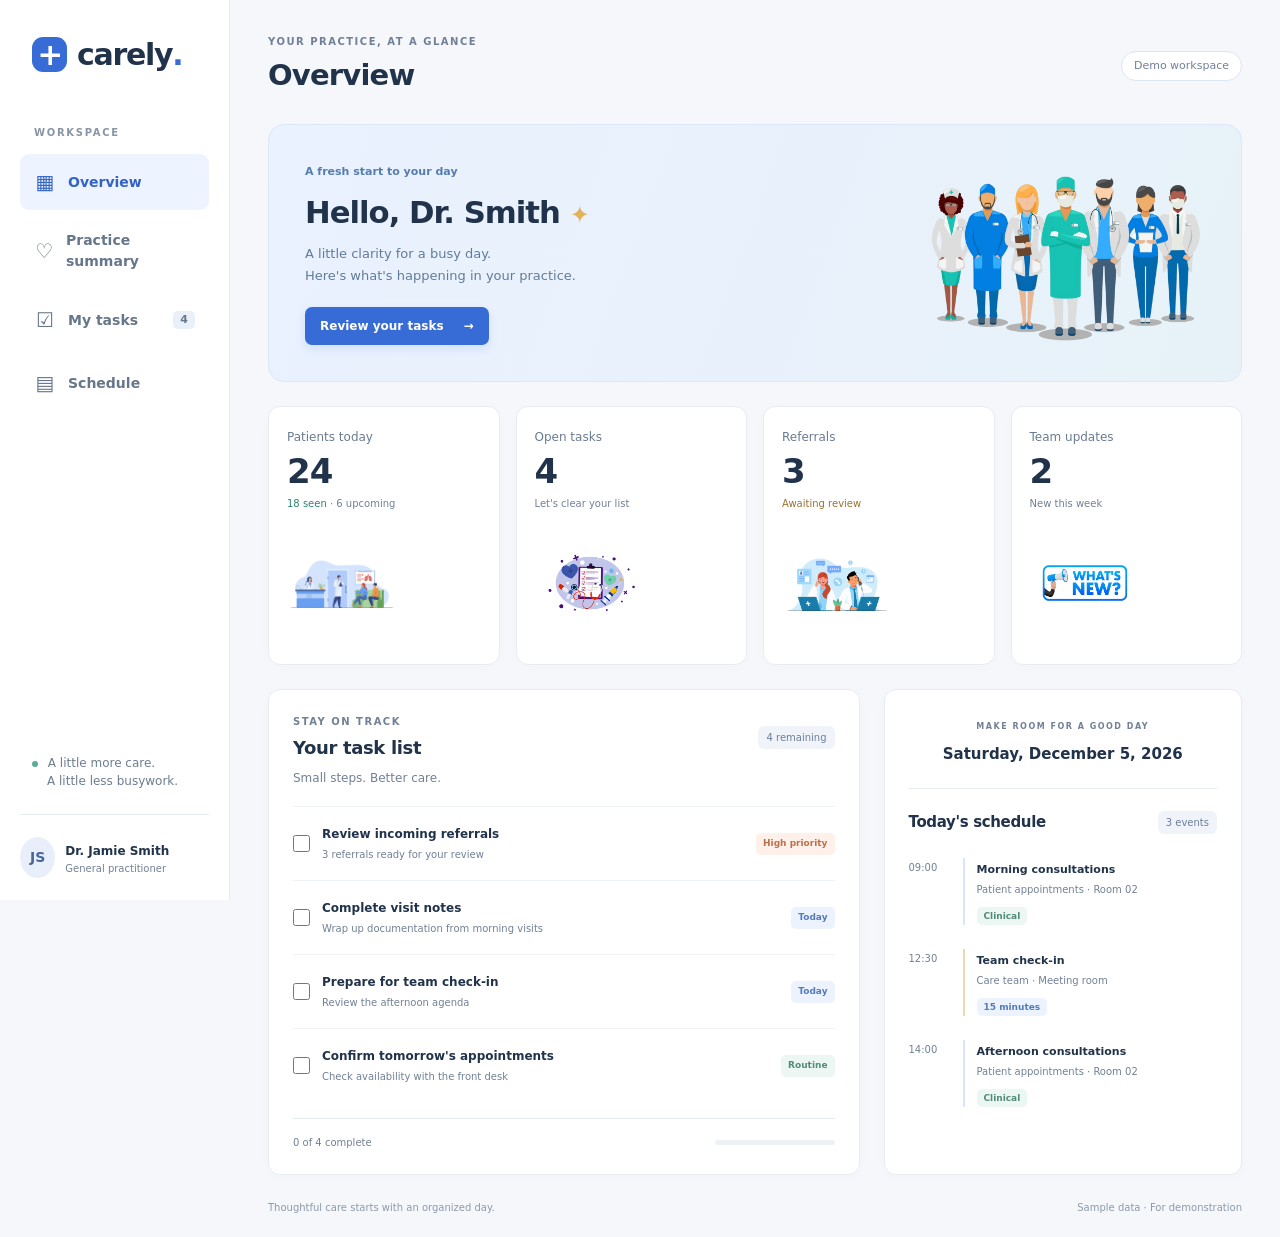
<file: dashboard.html>
﻿<!doctype html>
<html lang="en">
<head>
    <meta charset="UTF-8">
    <meta name="viewport" content="width=device-width, initial-scale=1.0">
    <title>Carely | Medical Dashboard</title>
    <link rel="stylesheet" href="css/dash.css">
    <script src="js/dashboard.js" defer></script>
</head>
<body>
<a class="skip-link" href="#main">Skip to dashboard</a>
<aside class="sidebar">
    <a class="brand" href="#main"><span class="brand-icon" aria-hidden="true">+</span> carely<span class="brand-dot">.</span></a>
    <p class="nav-label">WORKSPACE</p>
    <nav aria-label="Dashboard navigation">
        <a class="nav-item active" href="#main" aria-current="page"><span aria-hidden="true">▦</span> Overview</a>
        <a class="nav-item" href="#summary"><span aria-hidden="true">♡</span> Practice summary</a>
        <a class="nav-item" href="#tasks"><span aria-hidden="true">☑</span> My tasks <span class="nav-count" id="nav-task-count">4</span></a>
        <a class="nav-item" href="#schedule"><span aria-hidden="true">▤</span> Schedule</a>
    </nav>
    <div class="sidebar-note"><span class="status-dot"></span> A little more care.<p>A little less busywork.</p></div>
    <div class="profile"><span class="avatar">JS</span><div><strong>Dr. Jamie Smith</strong><small>General practitioner</small></div></div>
</aside>
<main id="main" class="main-content">
    <header class="page-header"><div><p class="eyebrow">YOUR PRACTICE, AT A GLANCE</p><h1>Overview</h1></div><span class="demo-badge">Demo workspace</span></header>
    <section class="welcome-container" aria-labelledby="welcome-heading">
        <div class="welcome-text"><span class="welcome-tag">A fresh start to your day</span><h2 id="welcome-heading">Hello, Dr. Smith <span aria-hidden="true">✦</span></h2><p>A little clarity for a busy day.<br>Here's what's happening in your practice.</p><a class="primary-link" href="#tasks">Review your tasks <span aria-hidden="true">→</span></a></div>
        <img src="images/med_welcome.png" alt="" class="welcome-image">
    </section>
    <section id="summary" class="card-container" aria-label="Practice summary">
        <article class="card"><div><p class="metric-label">Patients today</p><strong class="metric">24</strong><p class="metric-note"><span class="positive">18 seen</span> · 6 upcoming</p></div><img src="images/paitents.png" alt=""></article>
        <article class="card"><div><p class="metric-label">Open tasks</p><strong class="metric" id="open-task-count">4</strong><p class="metric-note">Let's clear your list</p></div><img src="images/med_task.png" alt=""></article>
        <article class="card"><div><p class="metric-label">Referrals</p><strong class="metric">3</strong><p class="metric-note"><span class="amber-text">Awaiting review</span></p></div><img src="images/referrals.png" alt=""></article>
        <article class="card"><div><p class="metric-label">Team updates</p><strong class="metric">2</strong><p class="metric-note">New this week</p></div><img src="images/whats_new.png" alt=""></article>
    </section>
    <div class="dashboard-details">
        <section class="panel task-container" id="tasks" aria-labelledby="task-heading">
            <div class="panel-header"><div><p class="eyebrow">STAY ON TRACK</p><h2 id="task-heading">Your task list</h2></div><span class="count-badge" id="task-status" aria-live="polite">4 remaining</span></div>
            <p class="panel-description">Small steps. Better care.</p>
            <ul class="task-list">
                <li><label><input type="checkbox"><span class="task-copy"><strong>Review incoming referrals</strong><small>3 referrals ready for your review</small></span></label><span class="badge urgent">High priority</span></li>
                <li><label><input type="checkbox"><span class="task-copy"><strong>Complete visit notes</strong><small>Wrap up documentation from morning visits</small></span></label><span class="badge">Today</span></li>
                <li><label><input type="checkbox"><span class="task-copy"><strong>Prepare for team check-in</strong><small>Review the afternoon agenda</small></span></label><span class="badge">Today</span></li>
                <li><label><input type="checkbox"><span class="task-copy"><strong>Confirm tomorrow's appointments</strong><small>Check availability with the front desk</small></span></label><span class="badge soft">Routine</span></li>
            </ul>
            <div class="task-footer"><span id="completion-label">0 of 4 complete</span><progress id="task-progress" max="4" value="0" aria-label="Task completion"></progress></div>
        </section>
        <section class="panel date" id="schedule" aria-labelledby="schedule-heading">
            <div class="date-heading"><span class="eyebrow">MAKE ROOM FOR A GOOD DAY</span><p><time id="current-date"></time></p></div>
            <div class="schedule-title"><h2 id="schedule-heading">Today's schedule</h2><span class="count-badge">3 events</span></div>
            <ol class="schedule-list">
                <li><time>09:00</time><div><strong>Morning consultations</strong><p>Patient appointments · Room 02</p><span class="badge soft">Clinical</span></div></li>
                <li><time>12:30</time><div><strong>Team check-in</strong><p>Care team · Meeting room</p><span class="badge">15 minutes</span></div></li>
                <li><time>14:00</time><div><strong>Afternoon consultations</strong><p>Patient appointments · Room 02</p><span class="badge soft">Clinical</span></div></li>
            </ol>
        </section>
    </div>
    <footer class="page-footer"><span>Thoughtful care starts with an organized day.</span><span>Sample data · For demonstration</span></footer>
</main>
</body>
</html>
</file>
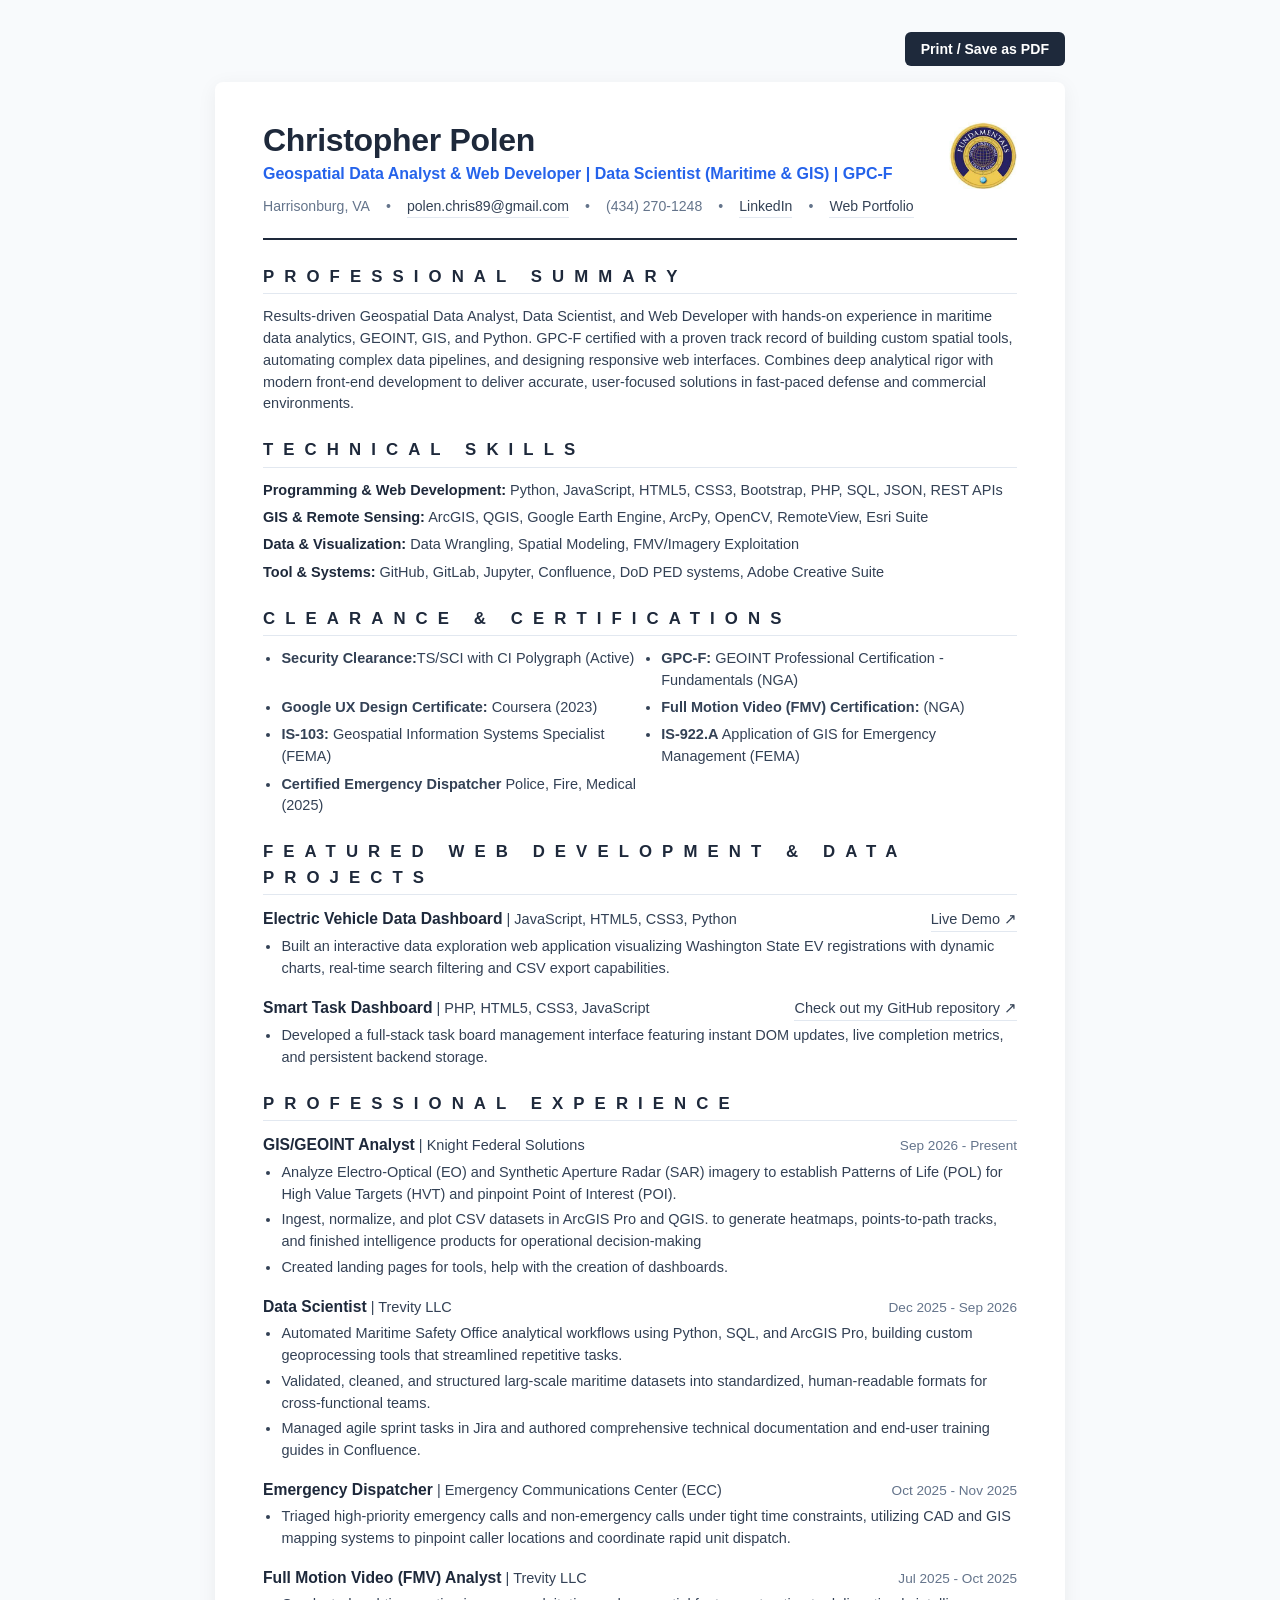
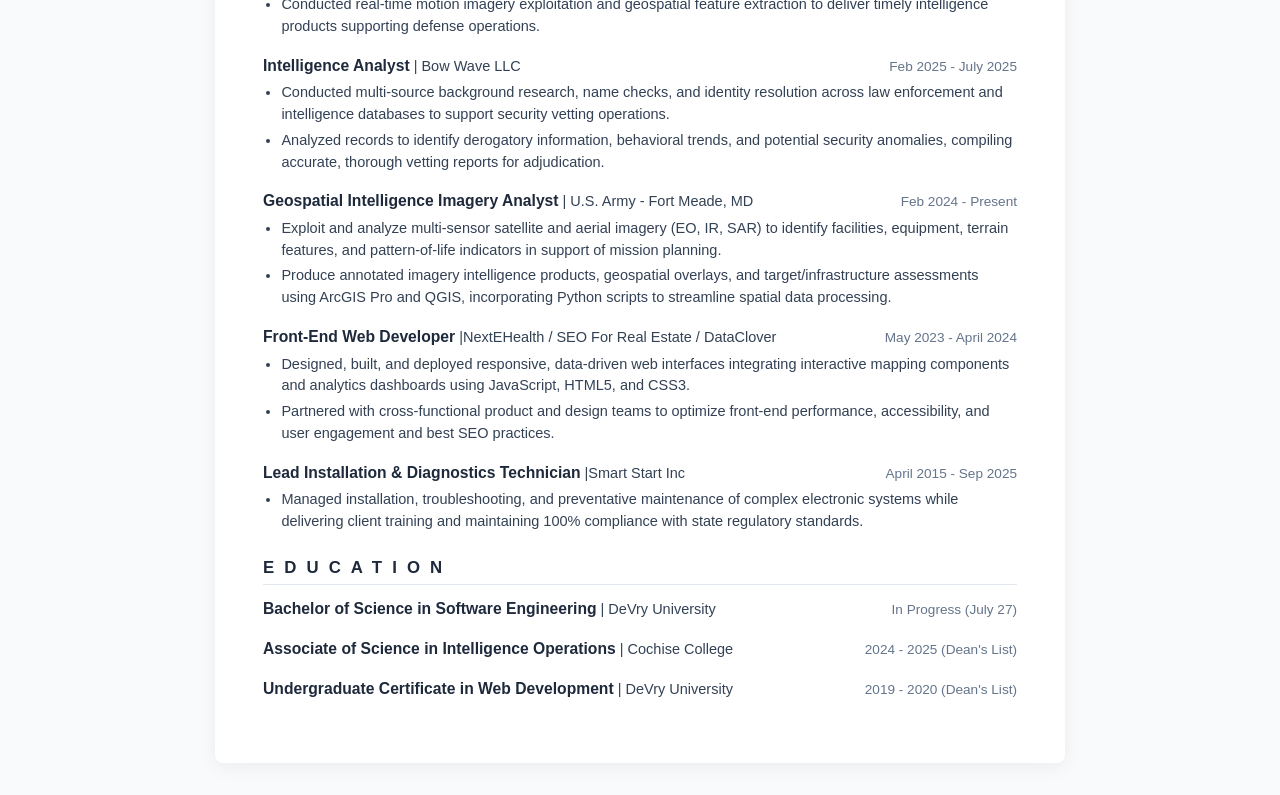
<file: resume.html>
<!doctype html>
<html lang="en">
<head>
    <meta charset="UTF-8">
    <meta name="viewport" content="width=device-width, initial-scale=1.0">
    <meta http-equiv="X-UA-Compatible" content="ie=edge">
    <title>Christopher Polen - Resume </title>
    <link rel="stylesheet" href="css/resume_style.css">
</head>
<body>
<div class="print-bar">
    <button class="print-btn" onclick="window.print()">Print / Save as PDF</button>
</div>

<main class="resume-container">
    <header>
        <div>
            <h1>Christopher Polen</h1>
            <div class="headline">Geospatial Data Analyst & Web Developer | Data Scientist (Maritime & GIS) | GPC-F</div>
            <div class="contact-info">
                <span>Harrisonburg, VA</span>
                <span>•</span>
                <a href="mailto:polen.chris89@gmail.com">polen.chris89@gmail.com</a>
                <span>•</span>
                <span>(434) 270-1248</span>
                <span>•</span>
                <a href="https://www.linkedin.com/in/christopher-polen/" target="_blank" rel="noopener noreferrer">LinkedIn</a>
                <span>•</span>
                <a href="https://frontend-portfolio-830w.onrender.com/">Web Portfolio</a>
            </div>
        </div>

        <div class="badge-box">
            <img src="images/gpc-pin.jpg" alt="GEOINT Professional Certification - Fundamentals (GPC-F)">
        </div>
    </header>

    <section>
        <h2>Professional Summary</h2>
        <p>
            Results-driven Geospatial Data Analyst, Data Scientist, and Web Developer with hands-on experience in maritime data analytics, GEOINT, GIS, and Python.
            GPC-F certified with a proven track record of building custom spatial tools, automating complex data pipelines, and designing responsive web interfaces.
            Combines deep analytical rigor with modern front-end development to deliver accurate, user-focused solutions in fast-paced defense and commercial environments.
        </p>
    </section>

    <section>
        <h2>Technical Skills</h2>
        <ul class="skills-list">
            <li><strong>Programming &amp; Web Development:</strong> Python, JavaScript, HTML5, CSS3, Bootstrap, PHP, SQL, JSON, REST APIs</li>
            <li><strong>GIS &amp; Remote Sensing:</strong> ArcGIS, QGIS, Google Earth Engine, ArcPy, OpenCV, RemoteView, Esri Suite</li>
            <li><strong>Data &amp; Visualization:</strong> Data Wrangling, Spatial Modeling, FMV/Imagery Exploitation</li>
            <li><strong>Tool &amp; Systems:</strong> GitHub, GitLab, Jupyter, Confluence, DoD PED systems, Adobe Creative Suite</li>
        </ul>
    </section>

    <section>
        <h2>Clearance &amp; Certifications</h2>
        <ul class="certs-grid">
            <li><strong>Security Clearance:</strong>TS/SCI with CI Polygraph (Active)</li>
            <li><strong>GPC-F:</strong> GEOINT Professional Certification - Fundamentals (NGA)</li>
            <li><strong>Google UX Design Certificate:</strong> Coursera (2023)</li>
            <li><strong>Full Motion Video (FMV) Certification:</strong> (NGA)</li>
            <li><strong>IS-103:</strong> Geospatial Information Systems Specialist (FEMA)</li>
            <li><strong>IS-922.A</strong> Application of GIS for Emergency Management (FEMA)</li>
            <li><strong>Certified Emergency Dispatcher</strong> Police, Fire, Medical (2025)</li>
        </ul>
    </section>

    <section>
        <h2>Featured Web Development &amp; Data Projects</h2>
        <div class="item">
            <div class="item-header">
                <div><span class="item-title">Electric Vehicle Data Dashboard</span> <span class="item-org">| JavaScript, HTML5, CSS3, Python</span></div>
                <a href="https://ev-dashboard-vkrs.onrender.com/dashboard" target="_blank" rel="noopener noreferrer">Live Demo ↗</a>
            </div>
            <ul class="bullets">
                <li>Built an interactive data exploration web application visualizing Washington State EV registrations with dynamic charts, real-time search filtering and CSV export capabilities.</li>
            </ul>
        </div>

        <div class="item">
            <div class="item-header">
                <div><span class="item-title">Smart Task Dashboard</span> <span class="item-org">| PHP, HTML5, CSS3, JavaScript</span></div>
                <a href="https://github.com/Polen89/Smart-Task-Dashboard" target="_blank" rel="noopener noreferrer">Check out my GitHub repository ↗</a>
            </div>
            <ul class="bullets">
                <li>Developed a full-stack task board management interface featuring instant DOM updates, live completion metrics, and persistent backend storage.</li>
            </ul>
        </div>
    </section>

    <section>
        <h2>Professional Experience</h2>

        <div class="item">
            <div class="item-header">
                <div><span class="item-title">GIS/GEOINT Analyst</span> <span class="item-org">| Knight Federal Solutions</span></div>
                <span class="item-date">Sep 2026 - Present</span>
            </div>
            <ul class="bullets">
                <li>Analyze Electro-Optical (EO) and Synthetic Aperture Radar (SAR) imagery to establish Patterns of Life (POL) for High Value Targets (HVT) 
                    and pinpoint Point of Interest (POI).
                </li>
                <li>Ingest, normalize, and plot CSV datasets in ArcGIS Pro and QGIS. to generate heatmaps, points-to-path tracks, and finished intelligence products 
                    for operational decision-making
                </li>
                <li>Created landing pages for tools, help with the creation of dashboards.</li>
            </ul>
        </div>

        <div class="item">
            <div class="item-header">
                <div><span class="item-title">Data Scientist</span> <span class="item-org">| Trevity LLC</span></div>
                <span class="item-date">Dec 2025 - Sep 2026</span>
            </div>
            <ul class="bullets">
                <li>Automated Maritime Safety Office analytical workflows using Python, SQL, and ArcGIS Pro, building custom geoprocessing 
                    tools that streamlined repetitive tasks.
                </li>
                <li>Validated, cleaned, and structured larg-scale maritime datasets into standardized, human-readable formats for cross-functional teams.</li>
                <li>Managed agile sprint tasks in Jira and authored comprehensive technical documentation and end-user training guides in Confluence.</li>
            </ul>
        </div>
        
        <div class="item">
            <div class="item-header">
                <div><span class="item-title">Emergency Dispatcher</span> <span class="item-org">| Emergency Communications Center (ECC)</span></div>
                <span class="item-date">Oct 2025 - Nov 2025</span>
            </div>
            <ul class="bullets">
                <li>Triaged high-priority emergency calls and non-emergency calls under tight time constraints, 
                    utilizing CAD and GIS mapping systems to pinpoint caller locations and coordinate rapid unit dispatch.
                </li>
            </ul>
        </div>
        
        <div class="item">
            <div class="item-header">
                <div><span class="item-title">Full Motion Video (FMV) Analyst</span> <span class="item-org">| Trevity LLC</span></div>
                <span class="item-date">Jul 2025 - Oct 2025</span>
            </div>
            <ul class="bullets">
                <li>Conducted real-time motion imagery exploitation and geospatial feature extraction to deliver timely intelligence products supporting defense operations.</li>
            </ul>
        </div>
        
        <div class="item">
            <div class="item-header">
                <div><span class="item-title">Intelligence Analyst</span> <span class="item-org">| Bow Wave LLC</span></div>
                <span class="item-date">Feb 2025 - July 2025</span>
            </div>
            <ul class="bullets">
                <li>
                    Conducted multi-source background research, name checks, and identity resolution across law enforcement 
                    and intelligence databases to support security vetting operations.
                </li>
                <li>
                    Analyzed records to identify derogatory information, behavioral trends, and potential security anomalies, 
                    compiling accurate, thorough vetting reports for adjudication.
                </li>
            </ul>
        </div>
        
        <div class="item">
            <div class="item-header">
                <div><span class="item-title">Geospatial Intelligence Imagery Analyst</span> <span class="item-org">| U.S. Army - Fort Meade, MD</span></div>
                <span class="item-date">Feb 2024 - Present</span>
            </div>
            <ul class="bullets">
                <li>
                    Exploit and analyze multi-sensor satellite and aerial imagery (EO, IR, SAR) to identify facilities, equipment, terrain features, 
                    and pattern-of-life indicators in support of mission planning.
                </li>
                <li>
                    Produce annotated imagery intelligence products, geospatial overlays, and target/infrastructure assessments using ArcGIS Pro and QGIS, 
                    incorporating Python scripts to streamline spatial data processing.
                </li>
            </ul>
        </div>
        
        <div class="item">
            <div class="item-header">
                <div><span class="item-title">Front-End Web Developer</span> <span class="item-org">|NextEHealth / SEO For Real Estate / DataClover</span></div>
                <span class="item-date">May 2023 - April 2024</span>
            </div>
            <ul class="bullets">
                <li>
                    Designed, built, and deployed responsive, data-driven web interfaces integrating interactive mapping components and analytics 
                    dashboards using JavaScript, HTML5, and CSS3.
                </li>
                <li>
                    Partnered with cross-functional product and design teams to optimize front-end performance, accessibility, and user engagement and best SEO practices.
                </li>
            </ul>
        </div>
        
        <div class="item">
            <div class="item-header">
                <div><span class="item-title">Lead Installation &amp; Diagnostics Technician</span> <span class="item-org">|Smart Start Inc</span></div>
                <span class="item-date">April 2015 - Sep 2025</span>
            </div>
            <ul class="bullets">
                <li>
                    Managed installation, troubleshooting, and preventative maintenance of complex electronic systems while delivering client training and
                    maintaining 100% compliance with state regulatory standards.
                </li>
            </ul>
        </div>
    </section>
    
    <section class="education">
        <h2>Education</h2>
        <div class="item">
            <div class="item-header">
                <div><span class="item-title">Bachelor of Science in Software Engineering</span> <span class="item-org">| DeVry University</span></div>
                <span class="item-date">In Progress (July 27)</span>
            </div>
        </div>
        
        <div class="item">
            <div class="item-header">
                <div><span class="item-title">Associate of Science in Intelligence Operations</span> <span class="item-org">| Cochise College</span></div>
                <span class="item-date">2024 - 2025 (Dean's List)</span>
            </div>
        </div>
        
        <div class="item">
            <div class="item-header">
                <div><span class="item-title">Undergraduate Certificate in Web Development</span> <span class="item-org">| DeVry University</span></div>
                <span class="item-date">2019 - 2020 (Dean's List)</span>
            </div>
        </div>
    </section>
</main>

</body>
</html>
</file>
<file: css/dash.css>
:root {
    --ink: #21334b;
    --muted: #718096;
    --blue: #376bd5;
    --line: #e7ecf3;
    --surface: #fff;
}

* {
    box-sizing: border-box;
    margin: 0;
    padding: 0;
}

html {
    scroll-behavior: smooth;
}

body {
    background: #f5f7fb;
    color: var(--ink);
    font-family: 'Segoe UI', system-ui, sans-serif;
    font-size: 14px;
    line-height: 1.5;
}

a {
    color: inherit;
    text-decoration: none;
}

a:focus-visible, input:focus-visible {
    outline: 3px solid var(--blue);
    outline-offset: 5px;
}

.skip-link {
    position: fixed;
    top: -80px;
    left: 20px;
    z-index: 10;
    background: white;
    padding: 12px;
}

.skip-link:focus {
    top: 12px;
}

.sidebar {
    position: fixed;
    inset: 0 auto 0 0;
    width: 230px;
    display: flex;
    flex-direction: column;
    padding: 32px 20px 22px;
    background: white;
    border-right: 1px solid var(--line);
}

.brand {
    display: flex;
    align-items: center;
    gap: 10px;
    padding: 0 12px;
    font-size: 30px;
    font-weight: 750;
    letter-spacing: -1.3px;
}

.brand-icon {
    display: grid;
    place-items: center;
    width: 35px;
    height: 35px;
    border-radius: 11px;
    background: var(--blue);
    color: white;
    font-size: 31px;
    line-height: 1;
}

.brand-dot {
    color: var(--blue);
    margin-left: -10px;
}

.nav-label {
    font-size: 10px;
    font-weight: 700;
    letter-spacing: 1.7px;
    color: #8995a5;
    margin: 48px 14px 14px;
}

nav {
    display: grid;
    gap: 7px;
}

.nav-item {
    display: flex;
    align-items: center;
    gap: 12px;
    padding: 13px 14px;
    border-radius: 9px;
    color: #66768b;
    font-weight: 600;
}

.nav-item > span:first-child {
    font-size: 20px;
    width: 22px;
    text-align: center;
}

.nav-item:hover {
    background: #f5f7fb;
}

.nav-item.active {
    background: #edf3ff;
    color: #3263c5;
}

.nav-count {
    margin-left: auto;
    background: #eaf0fa;
    border-radius: 5px;
    padding: 1px 7px;
    font-size: 11px;
}

.sidebar-note {
    margin: auto 12px 24px;
    padding-top: 32px;
    font-size: 12px;
    color: #6c7d91;
}

.sidebar-note p {
    padding-left: 15px;
}

.status-dot {
    display: inline-block;
    width: 6px;
    height: 6px;
    border-radius: 50%;
    background: #59ad96;
    margin-right: 6px;
}

.profile {
    border-top: 1px solid var(--line);
    padding-top: 22px;
    display: flex;
    gap: 10px;
    align-items: center;
}

.avatar {
    background: #e9effa;
    color: #47669b;
    padding: 10px;
    border-radius: 50%;
    font-weight: 700;
}

.profile strong {
    font-size: 12px;
}

.profile small {
    display: block;
    font-size: 10px;
    color: var(--muted);
}

.main-content {
    max-width: 1630px;
    margin-left: 230px;
    padding: 34px 38px 22px;
}

.page-header {
    display: flex;
    align-items: center;
    justify-content: space-between;
    gap: 16px;
    margin-bottom: 26px;
}

.eyebrow {
    font-size: 10px;
    font-weight: 700;
    letter-spacing: 1.5px;
    color: var(--muted);
}

h1 {
    font-size: 29px;
    letter-spacing: -.8px;
    font-weight: 650;
    margin-top: 5px;
}

.demo-badge {
    border: 1px solid #dce5f2;
    background: #fff;
    border-radius: 20px;
    padding: 6px 12px;
    color: #718096;
    font-size: 11px;
    white-space: nowrap;
}

.welcome-container {
    display: flex;
    align-items: center;
    justify-content: space-between;
    gap: 20px;
    min-height: 230px;
    padding: 28px 36px;
    border: 1px solid #dce8f8;
    border-radius: 16px;
    background: linear-gradient(110deg, #eaf1ff, #e7f2f8);
    overflow: hidden;
}

.welcome-tag {
    font-size: 11px;
    font-weight: 600;
    color: #557caf;
}

.welcome-text h2 {
    font-size: clamp(23px, 2.4vw, 34px);
    letter-spacing: -1px;
    font-weight: 650;
    margin: 8px 0;
}

.welcome-text h2 span {
    color: #e2b15b;
    font-size: 24px;
}

.welcome-text p {
    color: #617b99;
    font-size: 13px;
    line-height: 1.7;
}

.primary-link {
    display: inline-flex;
    gap: 20px;
    align-items: center;
    margin-top: 20px;
    background: var(--blue);
    color: white;
    padding: 10px 15px;
    border-radius: 7px;
    font-size: 12px;
    font-weight: 600;
    box-shadow: 0 4px 10px #376bd520;
}

.primary-link:hover {
    background: #2859bd;
}

.welcome-image {
    width: 31%;
    max-width: 290px;
    height: 200px;
    object-fit: contain;
}

.card-container {
    display: grid;
    grid-template-columns: repeat(4, minmax(0, 1fr));
    gap: 16px;
    margin: 24px 0;
}

.card, .panel {
    background: var(--surface);
    border: 1px solid var(--line);
    border-radius: 12px;
    box-shadow: 0 3px 14px #21334b04;
    min-width: 0;
}

.card {
    display: flex;
    align-items: center;
    justify-content: space-between;
    gap: 12px;
    padding: 21px 18px;
    flex-wrap: wrap;
}

.metric-label {
    font-size: 12px;
    color: #697b90;
    font-weight: 500;
}

.metric {
    display: block;
    font-size: 34px;
    letter-spacing: -1px;
    font-weight: 650;
    margin: 5px 0;
    line-height: 1.2;
}

.metric-note {
    font-size: 10px;
    color: var(--muted);
}

.positive {
    color: #29846e;
}

.amber-text {
    color: #9a722d;
}

.card > div {
    flex: 1 1 100px;
}

.card img {
    width: 110px;
    height: 120px;
    max-width: 100%;
    flex-shrink: 0;
    object-fit: contain;
}

.dashboard-details {
    display: grid;
    grid-template-columns: minmax(0, 1.65fr) minmax(0, 1fr);
    align-items: stretch;
    gap: 24px;
}

.panel {
    padding: 24px;
    scroll-margin-top: 24px;
}

.panel-header, .schedule-title {
    display: flex;
    justify-content: space-between;
    align-items: center;
    gap: 12px;
}

h2 {
    font-size: 18px;
    font-weight: 650;
    letter-spacing: -.35px;
}

.panel-header h2 {
    margin-top: 5px;
}

.count-badge {
    padding: 4px 8px;
    border-radius: 6px;
    background: #f0f4fa;
    color: #6b7e98;
    font-size: 10px;
    white-space: nowrap;
}

.panel-description {
    color: var(--muted);
    font-size: 12px;
    margin: 8px 0 19px;
}

ul, ol {
    list-style: none;
}

.task-list li {
    display: flex;
    align-items: center;
    justify-content: space-between;
    gap: 12px;
    padding: 18px 0;
    border-top: 1px solid #eef1f6;
}

.task-list label {
    display: flex;
    align-items: center;
    gap: 12px;
    cursor: pointer;
    min-width: 0;
}

.task-list input {
    width: 17px;
    height: 17px;
    flex-shrink: 0;
    accent-color: var(--blue);
    cursor: pointer;
}

.task-copy strong {
    display: block;
    font-size: 12px;
    font-weight: 600;
}

.task-copy small {
    display: block;
    font-size: 10px;
    color: var(--muted);
    margin-top: 4px;
}

.task-list input:checked + .task-copy strong {
    text-decoration: line-through;
    color: var(--muted);
}

.badge {
    font-size: 9px;
    font-weight: 600;
    white-space: nowrap;
    background: #edf3fe;
    color: #537bbc;
    padding: 4px 7px;
    border-radius: 5px;
}

.badge.urgent {
    background: #fff1ea;
    color: #ba704c;
}

.badge.soft {
    background: #ecf6f2;
    color: #528b78;
}

.task-footer {
    display: flex;
    align-items: center;
    justify-content: space-between;
    gap: 20px;
    margin-top: 16px;
    padding-top: 16px;
    border-top: 1px solid var(--line);
    font-size: 10px;
    color: var(--muted);
}

progress {
    width: 120px;
    height: 5px;
    border: 0;
    border-radius: 10px;
    accent-color: #649b89;
    overflow: hidden;
}

progress::-webkit-progress-bar {
    background: #edf1f6;
}

progress::-webkit-progress-value {
    background: #649b89;
}

.date-heading {
    text-align: center;
    padding: 0 0 22px;
    border-bottom: 1px solid var(--line);
    margin-bottom: 22px;
}

.date-heading p {
    margin-top: 8px;
    font-size: 15px;
    font-weight: 600;
}

.date-heading .eyebrow {
    font-size: 8px;
}

.schedule-title h2 {
    font-size: 15px;
}

.schedule-list {
    margin-top: 24px;
}

.schedule-list li {
    display: grid;
    grid-template-columns: 42px 1fr;
    gap: 12px;
    padding-bottom: 24px;
}

.schedule-list li:last-child {
    padding-bottom: 0;
}

.schedule-list time {
    font-size: 10px;
    color: var(--muted);
    padding-top: 2px;
}

.schedule-list li > div {
    border-left: 2px solid #d7e5ff;
    padding-left: 12px;
}

.schedule-list li:nth-child(2) > div {
    border-color: #e9d9b5;
}

.schedule-list strong {
    font-size: 11px;
    font-weight: 600;
}

.schedule-list p {
    font-size: 10px;
    color: var(--muted);
    margin: 3px 0 7px;
}

.page-footer {
    display: flex;
    justify-content: space-between;
    gap: 12px;
    flex-wrap: wrap;
    margin-top: 25px;
    font-size: 10px;
    color: #8c99aa;
}

@media (min-width: 1860px) {
    .main-content {
        margin-inline: auto;
        padding-left: 268px;
    }
}

@media (max-width: 1200px) {
    .sidebar {
        width: 200px;
    }

    .main-content {
        margin-left: 200px;
        padding: 28px 24px;
    }

    .card {
        padding: 16px 12px;
    }

    .card-container {
        grid-template-columns: repeat(2, minmax(0, 1fr));
    }

    .dashboard-details {
        grid-template-columns: minmax(0, 1.4fr) minmax(0, 1fr);
        gap: 16px;
    }

    .panel {
        padding: 18px;
    }
}

@media (max-width: 1000px) {
    .card-container {
        grid-template-columns: repeat(2, minmax(0, 1fr));
    }

    .dashboard-details {
        grid-template-columns: minmax(0, 1fr);
    }
}

@media (max-width: 700px) {
    .sidebar {
        position: static;
        width: auto;
        padding: 18px 20px;
        border-right: 0;
        border-bottom: 1px solid var(--line);
    }

    .brand {
        font-size: 25px;
        padding: 0;
    }

    .nav-label, .sidebar-note, .profile {
        display: none;
    }

    nav {
        display: flex;
        flex-wrap: wrap;
        gap: 4px;
        margin-top: 16px;
    }

    .nav-item {
        padding: 8px 10px;
        font-size: 11px;
        gap: 6px;
    }

    .nav-item > span:first-child {
        font-size: 15px;
        width: auto;
    }

    .main-content {
        margin: 0;
        padding: 24px 16px;
    }

    .welcome-container {
        padding: 24px;
    }

    .welcome-image {
        width: 28%;
        height: 140px;
    }

    .eyebrow {
        font-size: 8px;
    }
}

@media (max-width: 440px) {
    .welcome-image {
        display: none;
    }

    .card-container {
        gap: 12px;
        grid-template-columns: minmax(0, 1fr);
    }

    .metric-label {
        font-size: 11px;
    }

    .metric-note {
        font-size: 9px;
    }

    .task-list li {
        align-items: flex-start;
        flex-wrap: wrap;
    }

    .task-list li > .badge {
        margin-left: 29px;
    }

    .demo-badge {
        font-size: 9px;
        padding: 5px 8px;
    }
}

@media (prefers-reduced-motion: reduce) {
    html {
        scroll-behavior: auto;
    }
}
</file>
<file: css/resume_style.css>
:root {
    --primary: #1e293b;
    --accent: #2563eb;
    --text: #334155;
    --muted: #64748b;
    --border: #e2e8f0;
    --bg: #f8fafc;
}

* {
    margin: 0;
    padding: 0;
    box-sizing: border-box;
}

body {
    font-family: -apple-system, BlinkMacSystemFont, "Segoe UI", Roboto, "Helvetica Neue", Arial, sans-serif;
    color: var(--text);
    background: var(--bg);
    line-height: 1.5;
    font-size: 14.5px;
    padding: 2rem 1rem;
}

.resume-container {
    max-width: 850px;
    margin: 0 auto;
    background: #ffffff;
    padding: 2.5rem 3rem;
    border-radius: 8px;
    box-shadow: 0 4px 20px rgba(0, 0, 0, 0.06);
}

/* Header*/
header {
    display: flex;
    justify-content: space-between;
    align-items: flex-start;
    border-bottom: 2px solid var(--primary);
    padding-bottom: 1.25rem;
    margin-bottom: 1.5rem;
    gap: 1rem;
}

h1 {
    font-size: 2rem;
    color: var(--primary);
    letter-spacing: -0.02rem;
    line-height: 1.15;
}

.headline {
    font-size: 1rem;
    font-weight: 600;
    color: var(--accent);
    margin-top: 0.25rem;
}

.contact-info {
    margin-top: 0.6rem;
    font-size: 0.88rem;
    color: var(--muted);
    display: flex;
    flex-wrap: wrap;
    gap: 0.5rem 1rem;
}

.contact-info a,
.item-header a  {
    color: var(--text);
    text-decoration: none;
    border-bottom: 1px solid var(--border);
}

.contact-info a:hover,
.item-header a:hover {
    color: var(--accent);
    border-color: var(--accent);
}

/* GPC-F */
.badge-box {
    flex-shrink: 0;
    text-align: center;
}

.badge-box img {
    width: 68px;
    height: 68px;
    object-fit: contain;
}

/* Sections */
section {
    margin-bottom: 1.4rem;
}

h2 {
    font-size: 1.05rem;
    text-transform: uppercase;
    letter-spacing: 0.6em;
    color: var(--primary);
    border-bottom: 1px solid var(--border);
    padding-bottom: 0.25rem;
    margin-bottom: 0.75rem;
}

p {
    margin-bottom: 0.5rem;
}

/* Skills Grid */
.skills-list {
    list-style: none;
    display: grid;
    gap: 0.35rem;
}

.skills-list li strong {
    color: var(--primary);
}

/* Two-column list for certs*/
.certs-grid {
    display: grid;
    grid-template-columns: repeat(auto-fit, minmax(320px, 1fr));
    gap: 0.35rem 1.5rem;
    padding-left: 1.15rem;
}

/* Experience and Projects*/
.item {
    margin-bottom: 1rem;
}

.item-header {
    display: flex;
    justify-content: space-between;
    align-items: baseline;
    flex-wrap: wrap;
    gap: 0.5rem;
}

.item-title {
    font-weight: 700;
    color: var(--primary);
    font-size: 0.98rem;
}

.item-org {
    font-weight: 500;
    color: var(--text)
}

.item-date {
    font-size: 0.85rem;
    color: var(--muted);
    font-weight: 500;
}

ul.bullets {
    padding-left: 1.15rem;
    margin-top: 0.3rem;
}

ul.bullets li {
    margin-bottom: 0.25rem;
}

/* Print btn (hidden when printing */
.print-bar {
    max-width: 850px;
    margin: 0 auto 1rem;
    display: flex;
    justify-content: flex-end;
}

.print-btn {
    background: var(--primary);
    color: #ffffff;
    border: none;
    padding: 0.55rem 1rem;
    border-radius: 6px;
    font-size: 0.88rem;
    font-weight: 600;
    cursor: pointer;
}

.print-btn:hover {
    background: var(--accent);
}

@media (max-width: 640px) {
    .resume-container {
        padding: 1.5rem;
    }
    
    header {
        flex-direction: column;
    }
}

@media print {
    body {
        background: #fff;
        padding: 0;
        font-size: 10.5pt;
    }
    .print-bar {
        display: none;
    }
    .resume-container {
        box-shadow: none;
        padding: 0;
        max-width: 100%;
    }
    a {
        border: none !important;
    }
}
</file>
